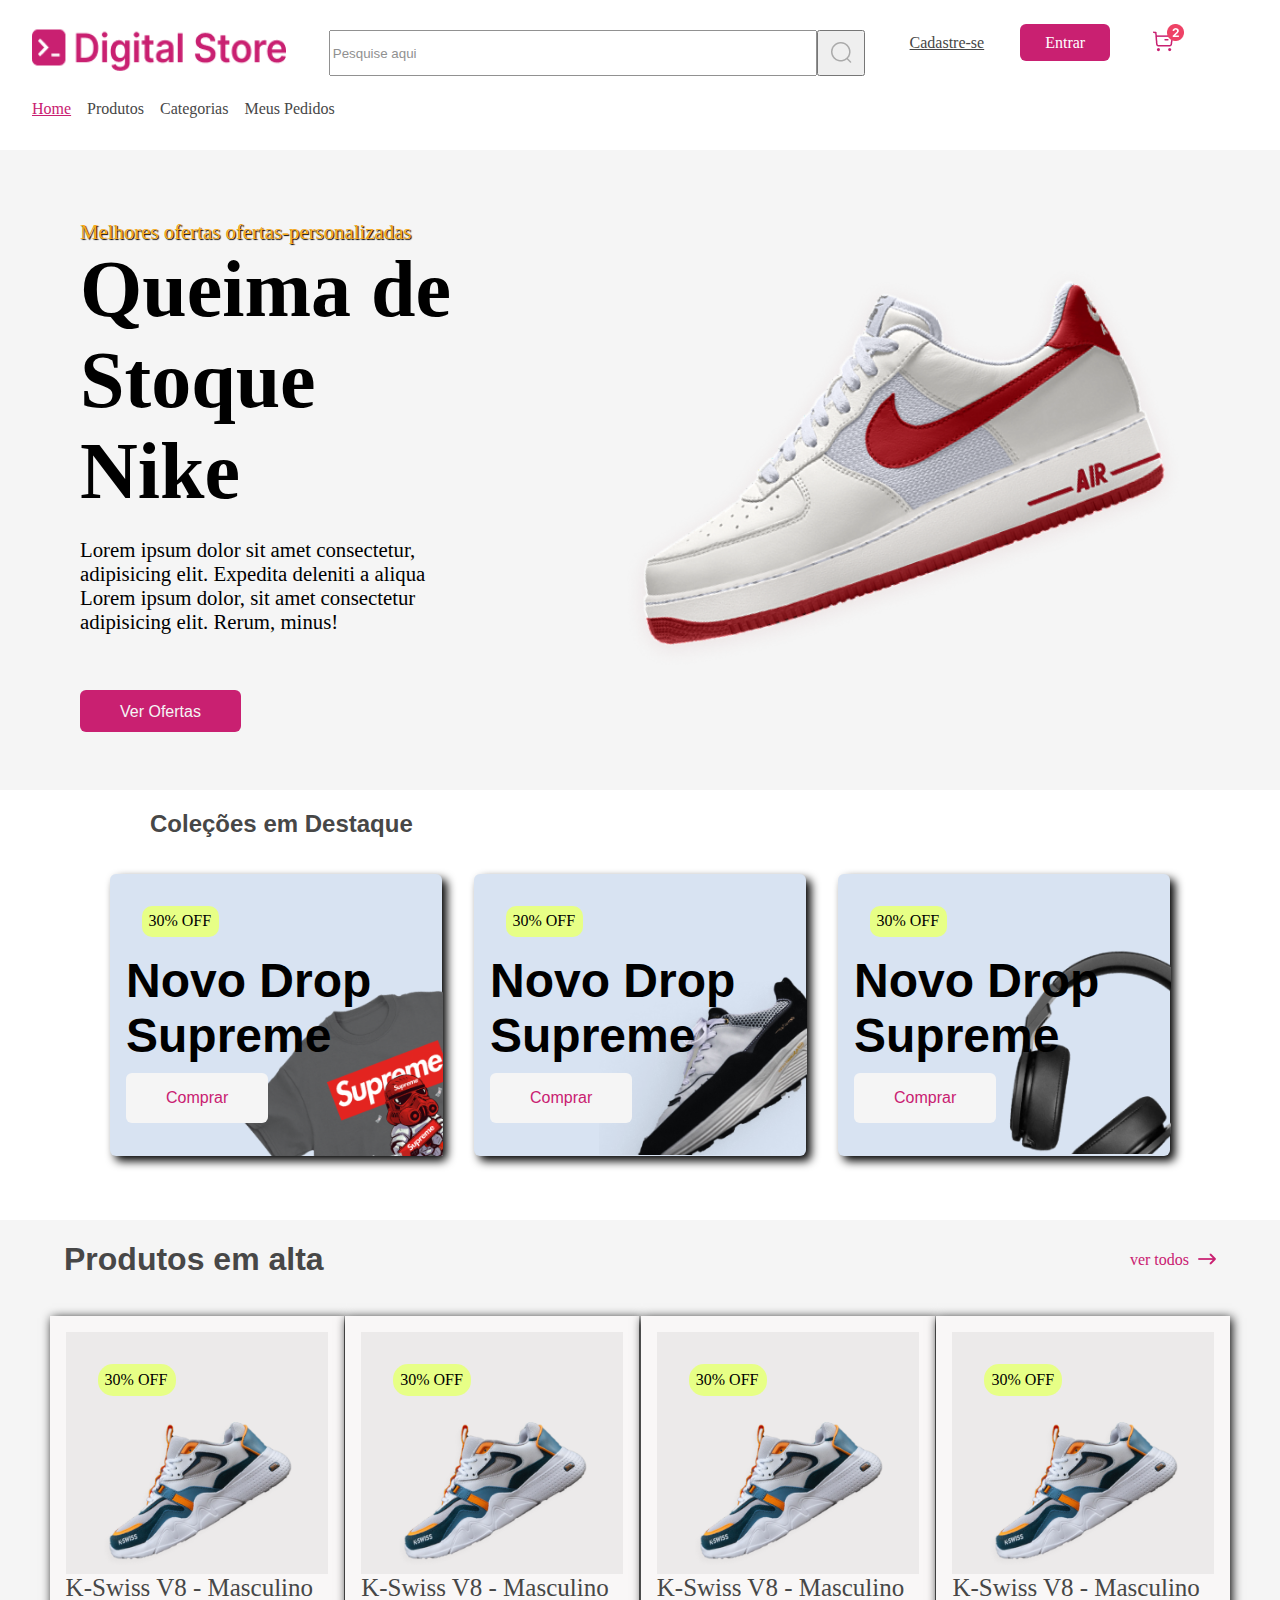
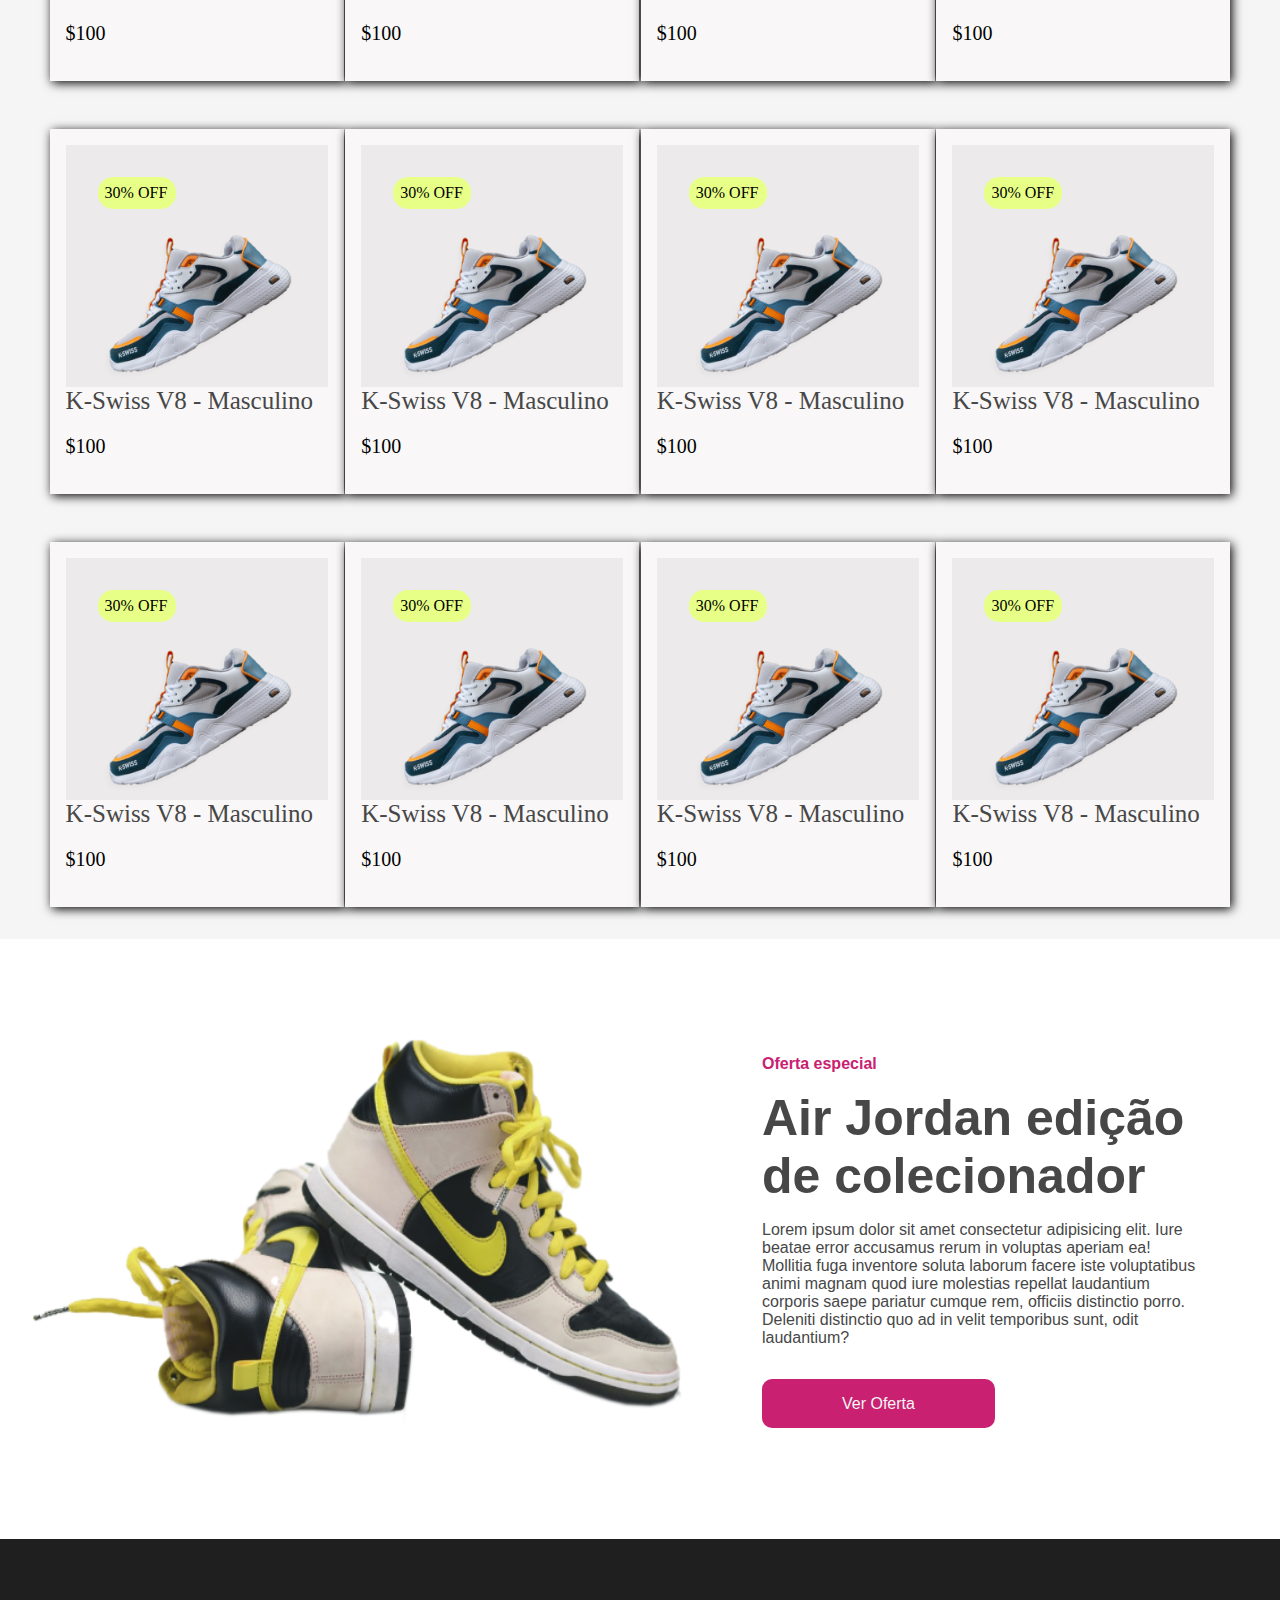
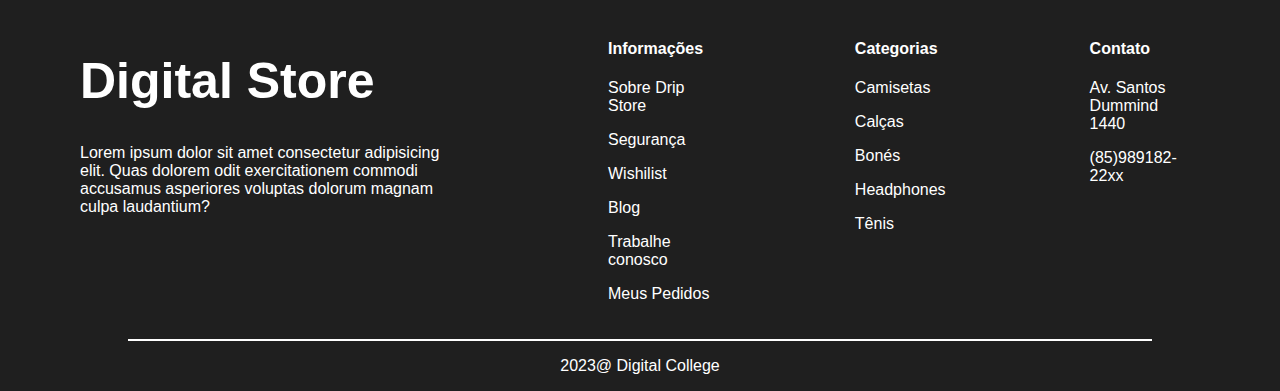
<file: index.html>
<!DOCTYPE html>
<html lang="pt-br">
<head>
    <meta charset="UTF-8">
    <meta name="viewport" content="width=device-width, initial-scale=1.0">
    <title>Document</title>
    <link rel="stylesheet" href="style.css">
    <header>
        <section id="section-header">
            <img src="imagens/logo.png" alt="img" id="logo">
          <div id="barra-de-pesquisa">
          

                <input  id="barra-pesquisa"
                type="text" 
           
                placeholder  ="Pesquise aqui" 
                name="search" 
                >
                <button id="btn-lupa" type="submit"><img src="imagens/Search.png" alt="lupa" id="lupa"></button>
                
       
          </div>
            <div id="buttons-menu">
                <a href="cadastra.html" id="menu">Cadastre-se</a>
                <a href="login.html" id="menuenter">Entrar</a>
            </div>
            <a href="#" id="carrinho-link" target="_blank"><img src="imagens/Group 53581.png" alt="imagemcarrinho" id="imgcarrinho"></a>
        </section>
        <div id="categorias-header">
            <a href="#" id="categoriahome">Home</a>
            <a href="#" id="categorias">Produtos</a>
            <a href="#" id="categorias">Categorias</a>
            <a href="#" id="categorias">Meus Pedidos</a>
        </div>

    </header>
    <main>
       <div id="oferta-completa">
        
           <section id="main-section">
                   <div id="texts-main">
                       <p id="ofertas-personalizadas">Melhores ofertas ofertas-personalizadas</p>
                       <h1 id="Queima-de-estoque">Queima de Stoque Nike </h1>
                       <p id="descricao-queima">
       Lorem ipsum dolor sit amet consectetur, adipisicing elit. Expedita deleniti a aliqua Lorem ipsum dolor, sit amet consectetur adipisicing elit. Rerum, minus!
                       </p>
                       <a href="#" id="link-oferta">Ver Ofertas</a>
                   </div>
                   <div id="imagem-tenis">
            </section>
   
                   <img id="img-sapato" src="imagens/White-Sneakers-PNG-Clipart 1 (2).png" alt="img-sapato">
               </div>
       </div>
       <h2 id="colecao-em-destaque">Coleções em Destaque</h2>
       <section id="colecao">
        <div id="descontos">
            <div id="tipos-de-roupas">
                <p id="porc-desconto">30% OFF</p>
                <h2 id="name-shirt">Novo Drop Supreme</h2>
                <a href="#" id="comprar">Comprar</a>
                <img src="imagens/star-wars-storm-trooper-supreme-shirts-supreme-t-shirt-snoopy-clothing-apparel-t-shirt-text-transparent-png-616696 1 (4).png" alt="imagemroupa" id="img-shirt">
            </div>
            <div id="tipos-de-roupas">
                <p id="porc-desconto">30% OFF</p>
                <h2 id="name-shirt">Novo Drop Supreme</h2>
                <a href="#" id="comprar">Comprar</a>
                <img src="imagens/ddd 1 (2).png" alt="imagemroupa" id="img-calcado">
            </div>
            <div id="tipos-de-roupas">
                <p id="porc-desconto">30% OFF</p>
                <h2 id="name-shirt">Novo Drop Supreme</h2>
                <a href="#" id="comprar">Comprar</a>
                <img src="imagens/d9db11953a2d185d37246bb1f500c957 1 (2).png" alt="imagemroupa" id="img-fone">
            </div>
        </div>
    </section>
    <div id="envolve-produtos">

        <div id="comeco-produtos">
            
            <h1 id="produtos-alta">Produtos em alta</h1>
            <div id="outros-produtos">
                
                <a href="#" id="ver-todos">ver todos</a>
                <a href="#" id="seta-img">
                    <img src="imagens/Line.png" alt="seta" id="seta">
                </a>  
            </div>
        </div>
 <section id="produtos">
    
    <div id="produto-individual">

        <div id="sapato">
            <p id="valor-desconto">30% OFF</p>
            <a href="#" id="link-sapato">
                <div id="enquadramento-sapato">
                    <img src="imagens/Layer 1aa 2.png" alt="imgsapa" id="img-calcados"></a>
                </div>
            </div>
            <div id="descricao-produto">
                K-Swiss V8 - Masculino
                
            </div>
            <p id="price-produto">$100</p>
        </div>
    <div id="produto-individual">
        
        <div id="sapato">
            <p id="valor-desconto">30% OFF</p>
            <a href="#" id="link-sapato">
                <div id="enquadramento-sapato">
                    <img src="imagens/Layer 1aa 2.png" alt="imgsapa" id="img-calcados"></a>
                </div>
        </div>
        <div id="descricao-produto">
            K-Swiss V8 - Masculino
            
        </div>
        <p id="price-produto">$100</p>
    </div>
    <div id="produto-individual">

        <div id="sapato">
            <p id="valor-desconto">30% OFF</p>
            <a href="#" id="link-sapato">
                <div id="enquadramento-sapato">
                <img src="imagens/Layer 1aa 2.png" alt="imgsapa" id="img-calcados"></a>
            </div>
            
        </div>
        <div id="descricao-produto">
            K-Swiss V8 - Masculino
            
        </div>
        <p id="price-produto">$100</p>
    </div>
    <div id="produto-individual">

        <div id="sapato">
            <p id="valor-desconto">30% OFF</p>
            <a href="#" id="link-sapato">
                <div id="enquadramento-sapato">
                    <img src="imagens/Layer 1aa 2.png" alt="imgsapa" id="img-calcados"></a>
                </div>
            </div>
            <div id="descricao-produto">
                K-Swiss V8 - Masculino
                
            </div>
            <p id="price-produto">$100</p>
        </div>
    </section>
    <section id="produtos">
        <div id="produto-individual">
            
            <div id="sapato">
                <p id="valor-desconto">30% OFF</p>
                <a href="#" id="link-sapato">
                    <div id="enquadramento-sapato">
                        <img src="imagens/Layer 1aa 2.png" alt="imgsapa" id="img-calcados"></a>
                    </div>
                </div>
        <div id="descricao-produto">
            K-Swiss V8 - Masculino

        </div>
        <p id="price-produto">$100</p>
    </div>
    <div id="produto-individual">
        
        
        <div id="sapato">
            <p id="valor-desconto">30% OFF</p>
            <a href="#" id="link-sapato">
                <div id="enquadramento-sapato">
                    <img src="imagens/Layer 1aa 2.png" alt="imgsapa" id="img-calcados"></a>
                </div>
        </div>
        <div id="descricao-produto">
            K-Swiss V8 - Masculino
            
        </div>
        <p id="price-produto">$100</p>
    </div>
    <div id="produto-individual">
        
        <div id="sapato">
            <p id="valor-desconto">30% OFF</p>
            <a href="#" id="link-sapato">
                <div id="enquadramento-sapato">
                    <img src="imagens/Layer 1aa 2.png" alt="imgsapa" id="img-calcados"></a>
                </div>
                
            </div>
            <div id="descricao-produto">
                K-Swiss V8 - Masculino
                
            </div>
            <p id="price-produto">$100</p>
        </div>
        <div id="produto-individual">

        <div id="sapato">
            <p id="valor-desconto">30% OFF</p>
            <a href="#" id="link-sapato">
                <div id="enquadramento-sapato">
                    <img src="imagens/Layer 1aa 2.png" alt="imgsapa" id="img-calcados"></a>
                </div>
            </div>
            <div id="descricao-produto">
                K-Swiss V8 - Masculino
                
            </div>
            <p id="price-produto">$100</p>
        </div>
    </section>
    <section id="produtos">
        <div id="produto-individual">
            
            <div id="sapato">
                <p id="valor-desconto">30% OFF</p>
                <a href="#" id="link-sapato">
                    <div id="enquadramento-sapato">
                        <img src="imagens/Layer 1aa 2.png" alt="imgsapa" id="img-calcados"></a>
                    </div>
                </div>
        <div id="descricao-produto">
            K-Swiss V8 - Masculino

        </div>
        <p id="price-produto">$100</p>
    </div>
    <div id="produto-individual">
        
        <div id="sapato">
            <p id="valor-desconto">30% OFF</p>
            <a href="#" id="link-sapato">
                <div id="enquadramento-sapato">
                    <img src="imagens/Layer 1aa 2.png" alt="imgsapa" id="img-calcados"></a>
                </div>
            </div>
            <div id="descricao-produto">
                K-Swiss V8 - Masculino
                
            </div>
            <p id="price-produto">$100</p>
    </div>
    <div id="produto-individual">
        
        <div id="sapato">
            <p id="valor-desconto">30% OFF</p>
            <a href="#" id="link-sapato">
                <div id="enquadramento-sapato">
                    <img src="imagens/Layer 1aa 2.png" alt="imgsapa" id="img-calcados"></a>
                </div>
                
            </div>
            <div id="descricao-produto">
                K-Swiss V8 - Masculino
                
            </div>
            <p id="price-produto">$100</p>
        </div>
        <div id="produto-individual">

        <div id="sapato">
            <p id="valor-desconto">30% OFF</p>
            <a href="#" id="link-sapato">
                <div id="enquadramento-sapato">
                    <img src="imagens/Layer 1aa 2.png" alt="imgsapa" id="img-calcados"></a>
                </div>
            </div>
            <div id="descricao-produto">
                K-Swiss V8 - Masculino
                
            </div>
            <p id="price-produto">$100</p>
        </div>
 </section>
</div>
 <section id="final-main">
    <div id="finish">
        <div id="img-jordan">
            <img src="imagens/Laye 1.png" alt="imgjordam" id="jordan">
            
        </div>
        <div id="descricao-jordan">
            <p id="oferta-jordan"> <b> Oferta especial</b></p>
            <h1 id="name-jordan">Air Jordan edição de colecionador</h1>
            <p id="lorem-jordan">Lorem ipsum dolor sit amet consectetur adipisicing elit. Iure beatae error accusamus rerum in voluptas aperiam ea! Mollitia fuga inventore soluta laborum facere iste voluptatibus animi magnam quod iure molestias repellat laudantium corporis saepe pariatur cumque rem, officiis distinctio porro. Deleniti distinctio quo ad in velit temporibus sunt, odit laudantium?</p>
            <a href="#" id="link-jordan">Ver Oferta</a>
        </div>
    </div>
 </section>
 <section id="footer-store">
    <div id="final-pag-principal">
        <h1 id="digital-store">Digital Store</h1>
        <p id="descricao-digital">Lorem ipsum dolor sit amet consectetur adipisicing elit. Quas dolorem odit exercitationem commodi accusamus asperiores voluptas dolorum magnam culpa laudantium?</p>
    </div>
    <div id="final-pag-principal">
        <h4 id="informacao">Informações</h4>
        <p id="links-final">Sobre Drip Store</p>
        <p id="links-final">Segurança</p>
        <p id="links-final">Wishilist</p>
        <p id="links-final">Blog</p>
        <p id="links-final">Trabalhe conosco</p>
        <p id="links-final">Meus Pedidos</p>
    </div>
    <div id="final-pag-principal">
        <h4 id="informacao">Categorias</h4>
        <p id="links-final">Camisetas</p>
        <p id="links-final">Calças</p>
        <p id="links-final">Bonés</p>
        <p id="links-final">Headphones</p>
        <p id="links-final">Tênis</p>
    </div>
    <div id="final-pag-contato">
        <div id="final-pag-principal">
            <h4 id="informacao">Contato</h4>
            <p id="links-final">Av. Santos Dummind 1440</p>
            <p id="links-final">(85)989182-22xx</p>
            </div>
    </div> </section>
    </main>
    <footer>
        <div id="fotter-digital">
            <p id="footer">2023@ Digital College</p>
        </div>

    </footer>

</head>
<body>
    
</body>
</html>
</file>
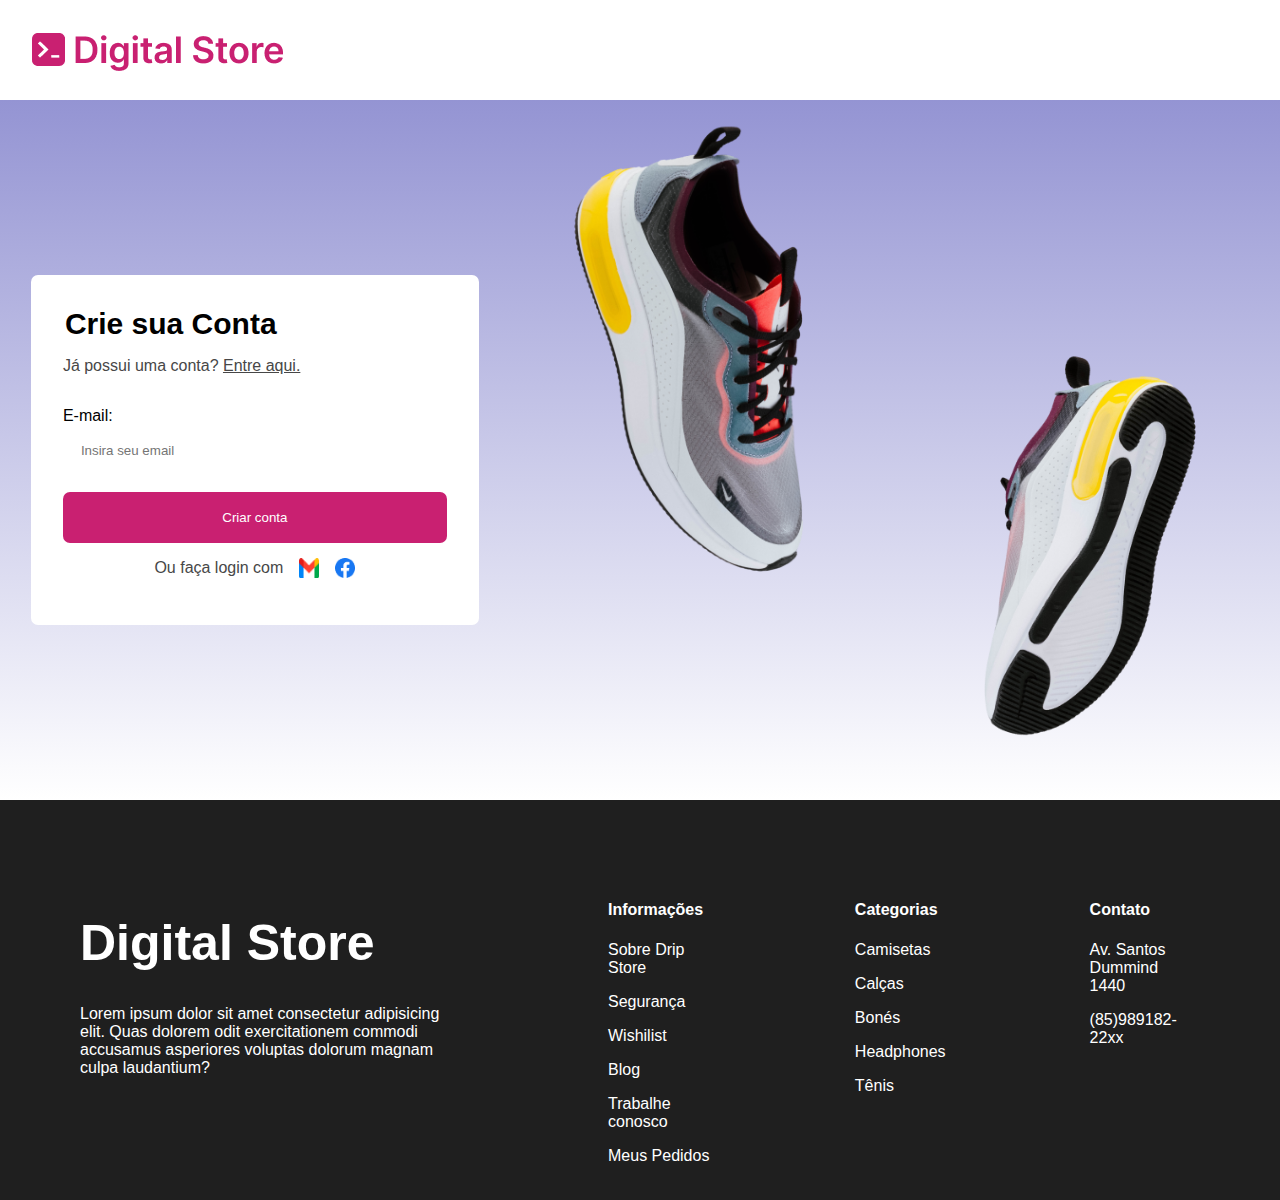
<file: cadastra.html>
<!DOCTYPE html>
<html lang="pt-br">
<head>
    <meta charset="UTF-8">
    <meta name="viewport" content="width=device-width, initial-scale=1.0">
    <title>Document</title>
    <link rel="stylesheet" href="cadastra.css">
</head>
<body>
    <header>
        <div id="logo">

            <img id="digital"src="imagens/logo.png" alt="digital">
        </div>

    </header>
    <main>
        <div id="main">
        
                <form action="#" method="get">
                    <div id="legend">
                        <legend><b>Crie sua Conta</b></legend>
                        <div id="esquece-senha-main">
                            <p id="possui-conta">Já possui uma conta? <a id="entre" href="#">Entre aqui.</a></p>
                        </div>
                    </div>
                    <label for="email">E-mail:</label>
                    <input type="email" name="email" id="email" required placeholder="Insira seu email">
                    <button type="submit">Criar conta</button>
                    <div id="outras-formas-entrar">
                        <p>Ou faça login com</p>
                        <img src="imagens/gmail-imag.png" alt="gmail" class="redes" id="gmail">
                        <img src="imagens/face-img.png" alt="face" class="redes" id="facebook">
                    </div>
                </form>
                <div id="imgs">
                    <img src="imagens/sapato1.png" alt="boot1"class="sapato1" id="img-boots">
                    <img src="imagens/sapato2.png" alt="boot2" class="sapato2" id="img-boots">
                </div>
        </div>

    </main>
    <footer>
        <section id="footer-store">
            <div id="final-pag-principal">
                <h1 id="digital-store">Digital Store</h1>
                <p id="descricao-digital">Lorem ipsum dolor sit amet consectetur adipisicing elit. Quas dolorem odit exercitationem commodi accusamus asperiores voluptas dolorum magnam culpa laudantium?</p>
            </div>
            <div id="final-pag-principal">
                <h4 id="informacao">Informações</h4>
                <p id="links-final">Sobre Drip Store</p>
                <p id="links-final">Segurança</p>
                <p id="links-final">Wishilist</p>
                <p id="links-final">Blog</p>
                <p id="links-final">Trabalhe conosco</p>
                <p id="links-final">Meus Pedidos</p>
            </div>
            <div id="final-pag-principal">
                <h4 id="informacao">Categorias</h4>
                <p id="links-final">Camisetas</p>
                <p id="links-final">Calças</p>
                <p id="links-final">Bonés</p>
                <p id="links-final">Headphones</p>
                <p id="links-final">Tênis</p>
            </div>
            <div id="final-pag-contato">
                <div id="final-pag-principal">
                    <h4 id="informacao">Contato</h4>
                    <p id="links-final">Av. Santos Dummind 1440</p>
                    <p id="links-final">(85)989182-22xx</p>
                    </div>
            </div> </section>

    </footer>

</body>
</html>
</file>
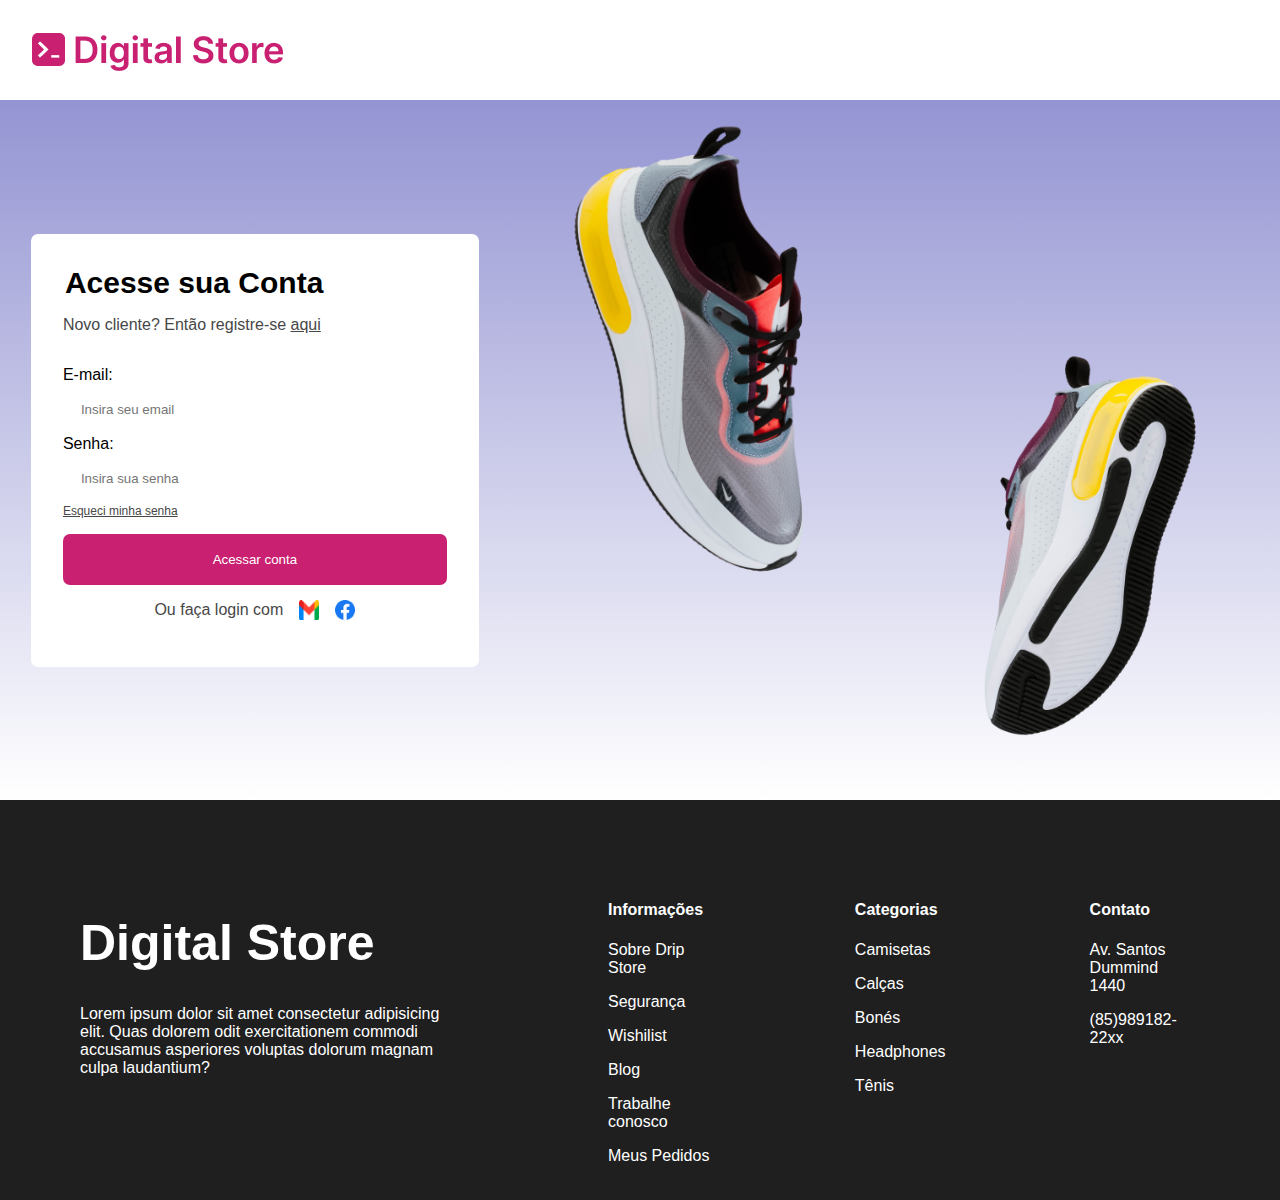
<file: login.html>
<!DOCTYPE html>
<html lang="pt-br">
<head>
    <meta charset="UTF-8">
    <meta name="viewport" content="width=device-width, initial-scale=1.0">
    <title>Document</title>
    <link rel="stylesheet" href="login.css">
</head>
<body>
    <header>
        <div id="logo">

            <img id="digital"src="imagens/logo.png" alt="digital">
        </div>

    </header>
    <main>
        <div id="main">
        
                <form action="#" method="get">
                    <div id="legend">
                        <legend><b>Acesse sua Conta</b></legend>
                        <div id="esquece-senha-main">
                            <p id="possui-conta">Novo cliente? Então registre-se <a id="entre" href="login.html">aqui</a></p>
                        </div>
                    </div>
                    <label for="email">E-mail:</label>
                    <input type="email" name="email" id="email" required placeholder="Insira seu email">
                    <label for="password">Senha:</label>
                    <input type="password" name="password" id="password" placeholder="Insira sua senha">
                    <a href="#" id="esqueci-senha">Esqueci minha senha</a>
                    <button type="submit">Acessar conta</button>
                    <div id="outras-formas-entrar">
                        <p>Ou faça login com</p>
                        <img src="imagens/gmail-imag.png" alt="gmail" class="redes" id="gmail">
                        <img src="imagens/face-img.png" alt="face" class="redes" id="facebook">
                    </div>
                </form>
                <div id="imgs">
                    <img src="imagens/sapato1.png" alt="boot1"class="sapato1" id="img-boots">
                    <img src="imagens/sapato2.png" alt="boot2" class="sapato2" id="img-boots">
                </div>
        </div>

    </main>
    <footer>
        <section id="footer-store">
            <div id="final-pag-principal">
                <h1 id="digital-store">Digital Store</h1>
                <p id="descricao-digital">Lorem ipsum dolor sit amet consectetur adipisicing elit. Quas dolorem odit exercitationem commodi accusamus asperiores voluptas dolorum magnam culpa laudantium?</p>
            </div>
            <div id="final-pag-principal">
                <h4 id="informacao">Informações</h4>
                <p id="links-final">Sobre Drip Store</p>
                <p id="links-final">Segurança</p>
                <p id="links-final">Wishilist</p>
                <p id="links-final">Blog</p>
                <p id="links-final">Trabalhe conosco</p>
                <p id="links-final">Meus Pedidos</p>
            </div>
            <div id="final-pag-principal">
                <h4 id="informacao">Categorias</h4>
                <p id="links-final">Camisetas</p>
                <p id="links-final">Calças</p>
                <p id="links-final">Bonés</p>
                <p id="links-final">Headphones</p>
                <p id="links-final">Tênis</p>
            </div>
            <div id="final-pag-contato">
                <div id="final-pag-principal">
                    <h4 id="informacao">Contato</h4>
                    <p id="links-final">Av. Santos Dummind 1440</p>
                    <p id="links-final">(85)989182-22xx</p>
                    </div>
            </div> </section>

    </footer>

</body>
</html>
</file>
<file: style.css>
body{
   
    box-sizing: border-box;
    padding: 0%;
    margin: 0%;
}
header{
   background-color:rgba(255, 255, 255, 1);
min-width: auto;
}
#section-header{
width: 90vw;
display: flex;
justify-content: space-between;
padding-top: 1.5em;
padding-bottom: 1.5em;
padding-left: 2em;
padding-right: 2em;
}
#logo{
    width: 16rem;
    height: 3rem;
}
#buttons-menu{
position: relative;
top: 10px;
}
#menu{
color: rgba(71, 71, 71, 1);
padding-right:2rem ;
}
#menu:hover{
    text-decoration: underline;
}
#menuenter{
    text-decoration: none;
    color:white;
    background-color: rgba(201, 32, 113, 1);
    padding-top: 10px;
    padding-bottom: 10px;
    padding-left: 25px;
    padding-right: 25px;
    border-radius: 6px;
}
#barra-de-pequisa{
    color:rgba(71, 71, 71, 1);
    opacity: 60%;
    display: flex;
    justify-content: center;
    align-items: center;
    
    
}
#barra-pesquisa{
    height: 2.5rem;
    width: 30rem;
  opacity: 0.8;
 
    color: rgba(71, 71, 71, 1);
}
#btn-lupa{
    height: 2.9rem;
    width: 3rem;
    position: relative;
    top: 6px;
    right: 4px;
 

    
    color: rgba(71, 71, 71, 1);
}
#categorias-header{
display: flex;
justify-content: flex-start;
padding-left: 2rem;
}
#categorias{
    padding-left: 1rem;
    text-decoration: none;
    color: rgba(71, 71, 71, 1);
    padding-bottom: 2rem;
}
.search-bar{
    border-radius: 5px;
}
#categorias:hover{
    text-decoration: underline;
}
#categoriahome{
    color: rgba(201, 32, 113, 1);
    text-shadow: 1px 1px 1px 10px;
    padding-bottom: 2rem;
}
#oferta-completa{
    background-color: rgba(245, 245, 245, 1);
    display: flex;
    justify-content: space-between;
    align-items: center;
}
#main-section{ 
padding-left: 5rem;
}
#ofertas-personalizadas{
padding: 0%;
margin-top: 0%;
margin-bottom: 0;
color: rgba(246, 170, 28, 1);
letter-spacing: 0.75;
font-size: 1.3rem;
text-shadow: 1px 1px 1px black;
}
#Queima-de-estoque{
font-size: 5rem;
padding: 0%;
margin-top: 0%;
margin-bottom: 0;
}
#descricao-queima{
padding-bottom: 3rem;
font-size: 1.3rem;
}
#link-oferta{
text-decoration: none;
color: rgba(245, 245, 245, 1);
background-color: rgba(201, 32, 113, 1);
padding-top: 0.8rem;
padding-bottom: 0.8rem;
padding-left: 2.5rem;
padding-right: 2.5rem;
border-radius: 6px;
font-family:'Franklin Gothic Medium', 'Arial Narrow', Arial, sans-serif;
}
#imagem-tenis{
    display: flex;
    align-items: center;
}
#img-sapato{
    width: 50rem;
    height: 40rem;
}
#colecao-em-destaque{
  background-color:rgba(255, 255, 255, 1);;
padding-left: 150px;
font-family: sans-serif;
color: rgba(71, 71, 71, 1);
}
#colecao{
display: flex;
justify-content: center;
flex-direction: row;
flex-wrap: wrap;
padding-bottom: 3rem;

}
#descontos{
    display: flex;
    justify-content: center;
    flex-wrap: wrap;

}
#tipos-de-roupas{
    display: flex;
    justify-content: start;
    background-color: rgba(216, 227, 242, 1);
    flex-wrap: wrap;
    border-radius: 6px;
    margin: 1rem;
    padding: 1rem;
    width: 300px;
    height: 250px;
    box-shadow: 5px 5px 10px;
}
#porc-desconto{
display: flex;
justify-content: flex-start;
margin-left: 1rem;
width:5vw;
background-color: rgba(231, 255, 134, 1);
padding: 0.4rem;
border-radius: 10px;

}
#name-shirt{
    margin-top: 0;
    margin-bottom: 0;
font-size: 3rem;
flex-wrap: wrap;
padding-bottom: 10px;
z-index: 1;
font-family: sans-serif;
}
#img-shirt{
display: flex;
width: 13rem;
margin: 0%;
position: relative;
bottom: 11rem;
left: 6.8rem;
z-index: 0;
}
#img-calcado{
    display: flex;
    width: 13rem;
    margin: 0%;
    position: relative;
    bottom: 11.5rem;
    left: 6.8rem;
    z-index: 0;
}
#img-fone{
    display: flex;
    width: 13rem;
    margin: 0%;
    position: relative;
    bottom: 12.5rem;
    left: 6.8rem;
    z-index: 0;
}
#comprar{
    background-color: rgba(245, 245, 245, 1);
color: rgba(201, 32, 113, 1);
padding-top: 1rem;
padding-bottom: 1rem;
padding-left: 2.5rem;
padding-right: 2.5rem;
border-radius: 6px;
margin-top: 0;
text-decoration: none;
margin: 0%;
z-index: 1;
font-family: sans-serif;
}
#envolve-produtos{
    background-color: rgba(245, 245, 245, 1);
}
#produtos{
display: flex;
justify-content: space-evenly;
flex-wrap: wrap;
margin-left: 3rem;
margin-right: 3rem;
padding-bottom: 1rem;

}
#comeco-produtos{
    display: flex;
    margin-left: 4rem;
    margin-right: 4rem;
    justify-content: space-between;
    align-items: center;

}
#ver-todos{
    text-decoration:none ;
    color: rgba(201, 32, 113, 1);
    letter-spacing: 0.75;
    margin-right: 5px;
}
#produtos-alta{
    display: flex;
    color: rgba(71, 71, 71, 1);
    font-family: sans-serif;
}
#valor-desconto{
    margin: 0;
   position: relative;
   top: 1rem;
   left: 1em;
   background-color: rgba(231, 255, 134, 1);
   width: 5vw;
   padding: 7px;
   border-radius: 15px;
}
#produto-individual{
    background-color: rgb(249, 247, 247);
    padding: 1rem;
 box-shadow: 2px 2px 10px;
    margin-top: 1rem;
    margin-bottom: 1rem;
  

}
#sapato{
background-color: rgba(0, 0, 0, 0.05);
width:230px;
height: 210px;
margin-top: 0%;
padding: 1rem;
}
#img-calcados{
width: 15rem;
position: relative;
right: 1rem;

}
#enquadramento-sapato{
    display: flex;
    justify-content: center;
}
#descricao-produto{
color: rgba(71, 71, 71, 1);
letter-spacing: 0.75;
font-size: 25px;
}
#price-produto{
font-size: 20px;
}
#final-main{
margin-left: 2rem;
margin-right: 5rem;
flex-wrap: wrap;
height: 500px;
margin-top: 100px;
background-color: rgba(255, 255, 255, 1);
}
#finish{
    display: flex;
    justify-content: space-between;
}
#img-jordan{
margin-right: 5rem;
margin-left: 0%;
}

#jordan{
z-index: 2;
height: 400px;
width: 650px;
}
#descricao-jordan{
font-family: sans-serif;

}
#oferta-jordan{
    color: rgba(201, 32, 113, 1);
        font-family: sans-serif;
        
}
#name-jordan{
font-size: 50px;
margin-top: 0;
margin-bottom: 0;
color: rgba(71, 71, 71, 1);
}
#lorem-jordan{
color: rgba(71, 71, 71, 1);
padding-bottom: 2rem;
}
#link-jordan{
color: rgba(245, 245, 245, 1);
background-color: rgba(201, 32, 113, 1);
margin-top: 2rem;
text-decoration: none;
border-radius: 10px;
padding-top: 1rem;
padding-bottom: 1rem;
padding-left: 5rem;
padding-right: 5rem


}
#footer-store{
background-color: rgba(31, 31, 31, 1);
display: flex;

height: 400px;
width: 100%;
color: rgba(255, 255, 255, 1);
margin-bottom: 0;
}
#final-pag-principal{
    max-width: 30%;
    margin-left: 5rem;
    margin-right: 4rem;
    flex-wrap: wrap;
    font-family: sans-serif;
    margin-bottom: 0;
   
}
#digital-store{
font-size: 50px;
}

#final-pag-principal{
padding-top: 5rem;


}

footer{
   margin: 0;
    display: flex;
    justify-content: center;

   background-color: rgba(31, 31, 31, 1);
}
#fotter-digital{
    display: flex;
    justify-content: center;
    border-top: 2px solid rgba(255, 255, 255, 1);
    width: 80%;
    margin: auto;
    padding-top: 1rem;
    font-family: sans-serif;
    color: rgba(255, 255, 255, 1);
}
#footer{
    margin-top: 0;
}
@media  screen and (max-width:50em) {
#img-sapato,#imgcarrinho,#btn-lupa{
 display: none;
}
    #ofertas-personalizadas{
        font-size: 1rem;
    }
    header{
      
        display: flex;
        justify-content: center;    
        align-items: center;
        flex-direction: column;
    }
    #section-header{
        display: flex;
        justify-content: space-between;
        align-items: center;
        
       
        margin:0 ;
    }
    #logo{
        width: 25%;
        height: 30px;
        padding-right: 1em;
        
    }
    #barra-pesquisa{
        width: 30vw;
        margin-right: 1em;
        height: 2em;
        display: flex;
        justify-content:center;    
            align-items: center;
    }
    #menuenter{
        width: auto;
        height: auto;
        padding: .3em 1em;
    
    
    }
    #buttons-menu{
        display: flex;
justify-content: center;
align-items: center;
       font-size: 1em;
       width: 30%;
   
    }
    #menu{
   
      text-align: center;
      padding-left: .5em;
  
    }
}
</file>
<file: cadastra.css>
body{
    box-sizing: border-box;
    padding: 0%;
    margin: 0%;
    font-family: sans-serif;
}
header{
    background-color:rgba(255, 255, 255, 1);
    height: 100px;
    
}
#logo{
    display: flex;
    justify-content: flex-start;
    align-items: center;
    height: 100px;
    padding-left: 2rem;
}
#main{
    height: 700px;
    background: linear-gradient( to bottom, rgb(148, 148, 211), rgba(255, 255, 255, 1));
    display: flex;
    justify-content: space-around;
    align-items: center;

}
form{
    background-color:rgba(255, 255, 255, 1) ;
    height: auto;
    width: 30%;
    border-radius: 7px;
    padding: 2rem;
    display: flex;
    flex-direction: column;
   

}
legend{
    font-size: 30px;
}
#esquece-senha-main{
    color: rgba(71, 71, 71, 1);
    padding-bottom: 1rem;

}
#entre{
    color: rgba(71, 71, 71, 1);
}

#email,button{
padding: 1rem;
    border: 2px solid transparent;

}
button{
    background-color: rgba(201, 32, 113, 1);
    border-radius: 7px;
    color: white;
    padding-top:1rem;
}
button{
    margin-top: 1rem;
}
#outras-formas-entrar{
    display: flex;
    margin: auto;
  color: rgba(71, 71, 71, 1); ;
}
.redes{
    width: 20px;
    height: 20px;
    padding-left: 1rem;
    margin: auto;
}
#img-boots{
    width: 22rem;
}
.sapato1{
position: relative;
bottom: 6rem;
}
.sapato2{
    position: relative;
    top: 6rem;
}






















#footer-store{
    background-color: rgba(31, 31, 31, 1);
    display: flex;
    
    height: 400px;
    width: 100%;
    color: rgba(255, 255, 255, 1);
    margin-bottom: 0;
    }
    #final-pag-principal{
        max-width: 30%;
        margin-left: 5rem;
        margin-right: 4rem;
        flex-wrap: wrap;
        font-family: sans-serif;
        margin-bottom: 0;
       
    }
    #digital-store{
    font-size: 50px;
    }
    #descricao-digital{
    
    }
    #final-pag-principal{
    padding-top: 5rem;
    
    
    }
    #informacao{
    
    }
    #links-final{
    
    }
    footer{
       margin: 0;
        display: flex;
        justify-content: center;
    
       background-color: rgba(31, 31, 31, 1);
    }
    #fotter-digital{
        display: flex;
        justify-content: center;
        border-top: 2px solid rgba(255, 255, 255, 1);
        width: 80%;
        margin: auto;
        padding-top: 1rem;
        font-family: sans-serif;
        color: rgba(255, 255, 255, 1);
    }
</file>
<file: login.css>
body{
    box-sizing: border-box;
    padding: 0%;
    margin: 0%;
    font-family: sans-serif;
}
header{
    background-color:rgba(255, 255, 255, 1);
    height: 100px;
    
}
#logo{
    display: flex;
    justify-content: flex-start;
    align-items: center;
    height: 100px;
    padding-left: 2rem;
}
#main{
    height: 700px;
    background: linear-gradient( to bottom, rgb(148, 148, 211), rgba(255, 255, 255, 1));
    display: flex;
    justify-content: space-around;
    align-items: center;

}
form{
    background-color:rgba(255, 255, 255, 1) ;
    height: auto;
    width: 30%;
    border-radius: 7px;
    padding: 2rem;
    display: flex;
    flex-direction: column;
   

}
legend{
    font-size: 30px;
}
#esquece-senha-main{
    color: rgba(71, 71, 71, 1);
    padding-bottom: 1rem;

}
#entre{
    color: rgba(71, 71, 71, 1);
}

input,button{
padding: 1rem;
    border: 2px solid transparent;



}
#esqueci-senha{
    font-size: 12px;
    color: rgba(71, 71, 71, 1);
}

button{
    background-color: rgba(201, 32, 113, 1);
    border-radius: 7px;
    color: white;
    padding-top:1rem;
}
button{
    margin-top: 1rem;
}
#outras-formas-entrar{
    display: flex;
    margin: auto;
  color: rgba(71, 71, 71, 1); ;
}
.redes{
    width: 20px;
    height: 20px;
    padding-left: 1rem;
    margin: auto;
}
#img-boots{
    width: 22rem;
}
.sapato1{
position: relative;
bottom: 6rem;
}
.sapato2{
    position: relative;
    top: 6rem;
}
#footer-store{
    background-color: rgba(31, 31, 31, 1);
    display: flex;
    
    height: 400px;
    width: 100%;
    color: rgba(255, 255, 255, 1);
    margin-bottom: 0;
    }
    #final-pag-principal{
        max-width: 30%;
        margin-left: 5rem;
        margin-right: 4rem;
        flex-wrap: wrap;
        font-family: sans-serif;
        margin-bottom: 0;
       
    }
    #digital-store{
    font-size: 50px;
    }
    #final-pag-principal{
    padding-top: 5rem;
    }
    footer{
       margin: 0;
        display: flex;
        justify-content: center;
    
       background-color: rgba(31, 31, 31, 1);
    }
    #fotter-digital{
        display: flex;
        justify-content: center;
        border-top: 2px solid rgba(255, 255, 255, 1);
        width: 80%;
        margin: auto;
        padding-top: 1rem;
        font-family: sans-serif;
        color: rgba(255, 255, 255, 1);
    }
</file>
